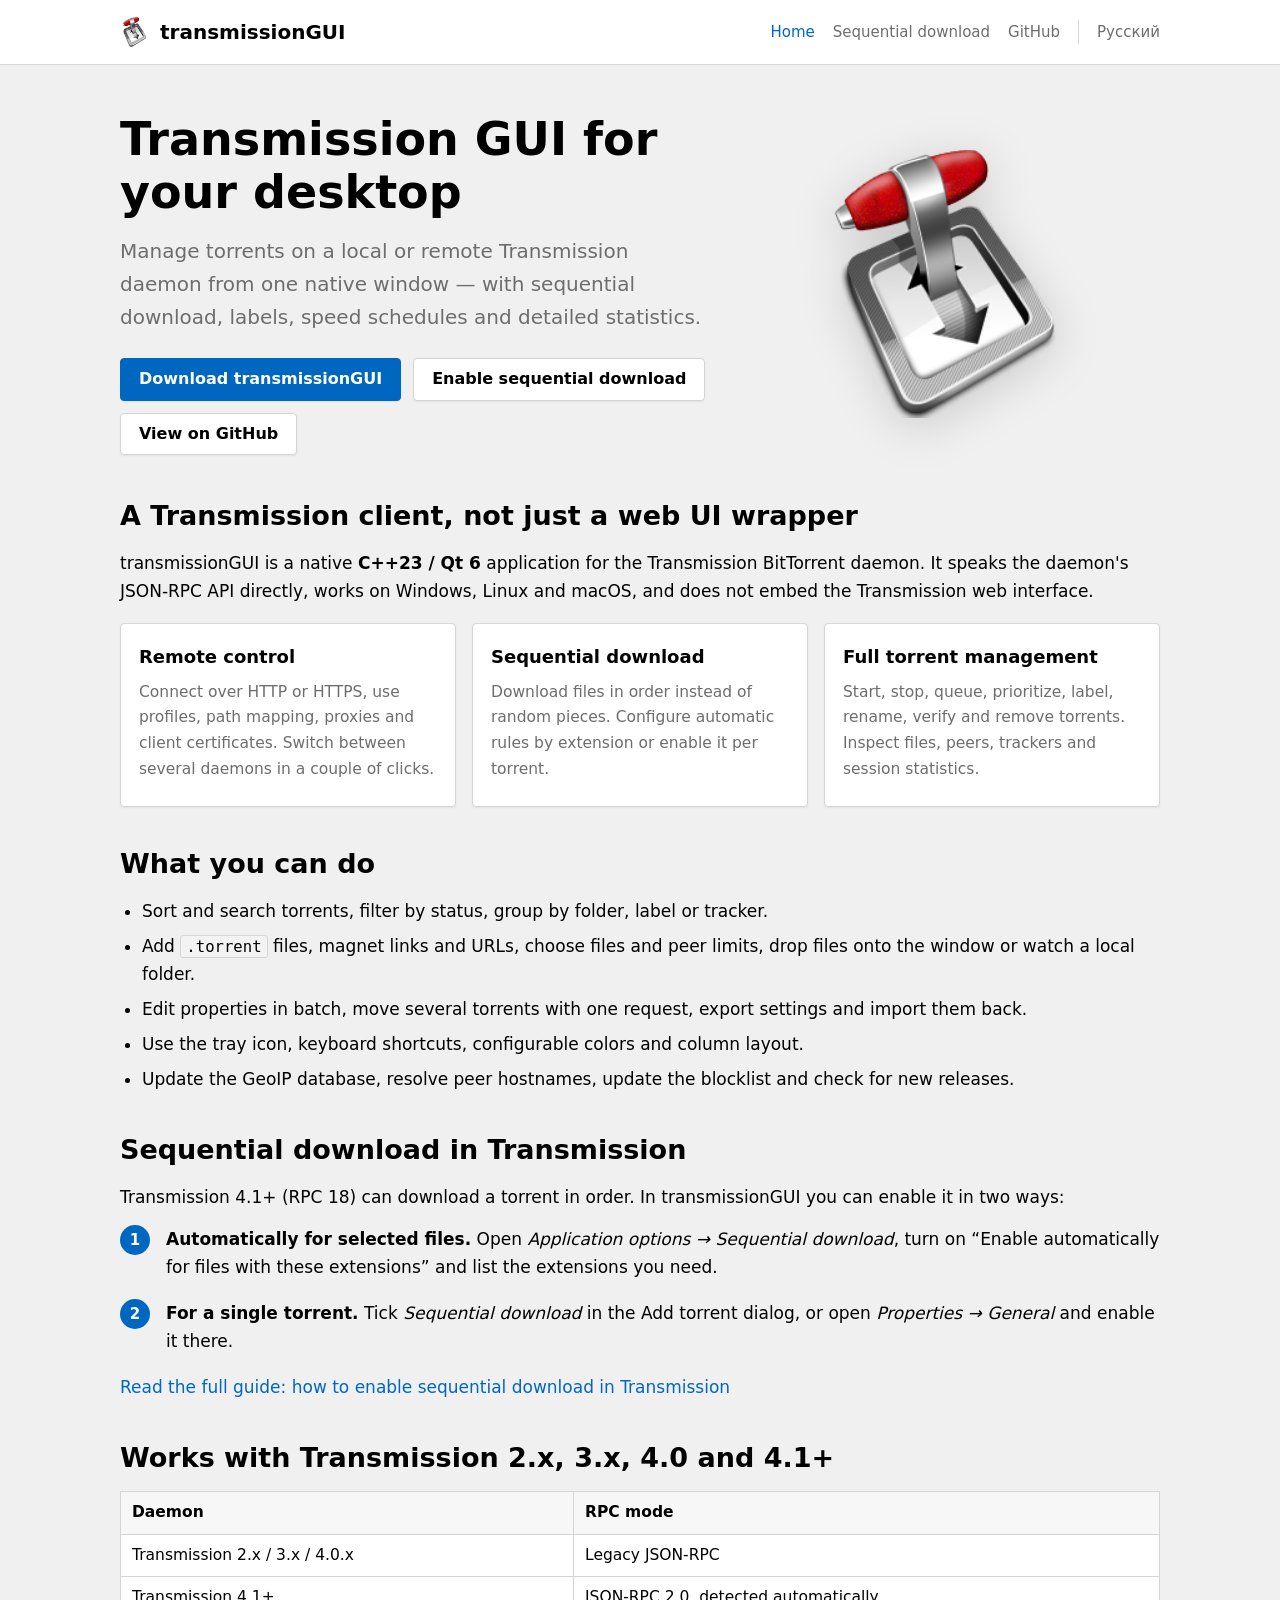
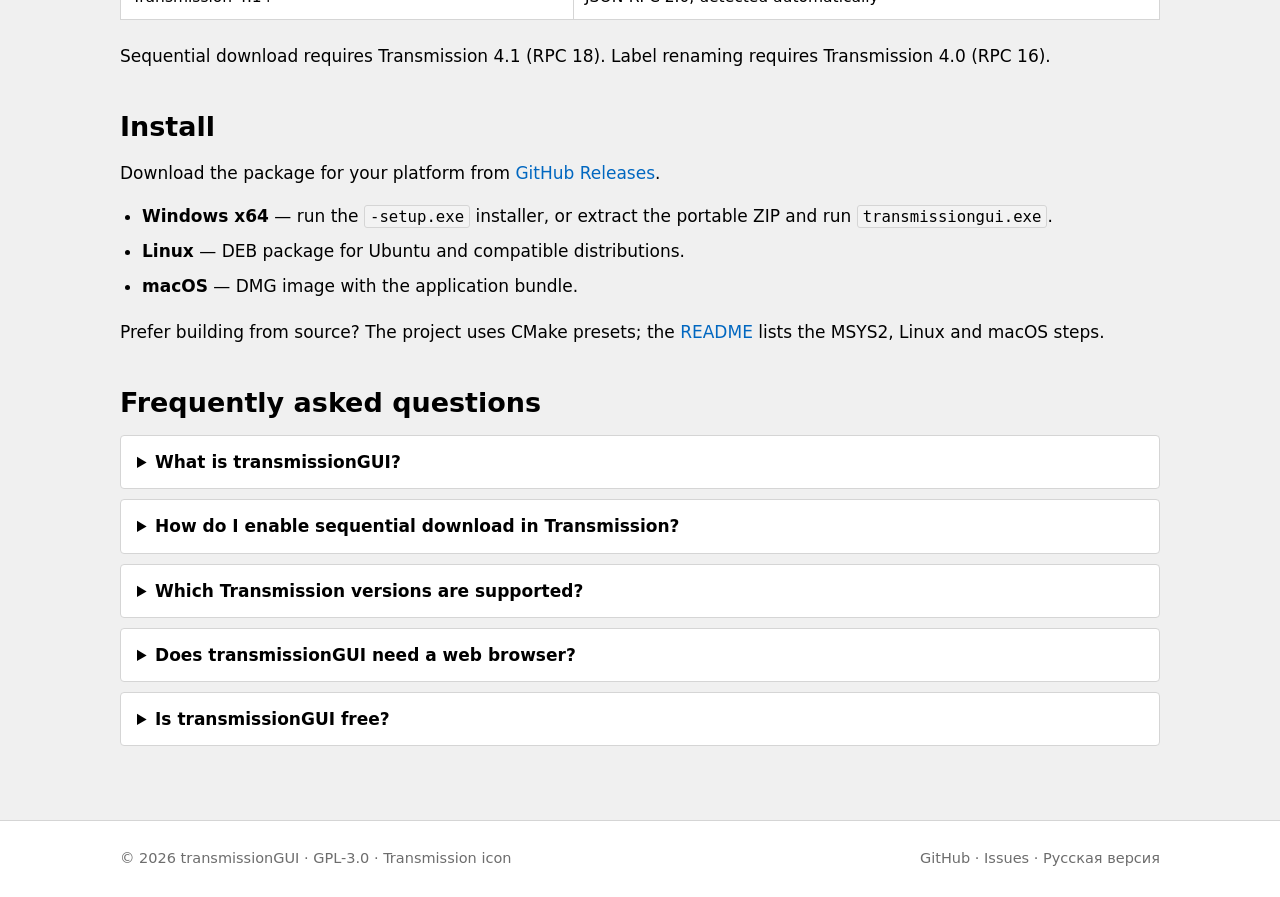
<file: docs/index.html>
﻿<!DOCTYPE html>
<html lang="en">
<head>
  <meta charset="utf-8">
  <meta name="viewport" content="width=device-width, initial-scale=1">
  <title>transmissionGUI — Transmission remote GUI with sequential download</title>
  <meta name="description" content="A native Qt 6 GUI for the Transmission BitTorrent daemon on Windows, Linux and macOS. Manage torrents remotely and enable sequential download for Transmission 4.1+.">
  <meta name="keywords" content="Transmission GUI, transmissionGUI, Transmission remote GUI, sequential download, Transmission 4.1, BitTorrent client, Qt torrent client">
  <link rel="canonical" href="https://don10077.github.io/transmissionGUI/">
  <link rel="alternate" hreflang="en" href="https://don10077.github.io/transmissionGUI/">
  <link rel="alternate" hreflang="ru" href="https://don10077.github.io/transmissionGUI/ru/">
  <link rel="alternate" hreflang="x-default" href="https://don10077.github.io/transmissionGUI/">
  <link rel="icon" type="image/png" href="assets/transmission-icon.png">
  <link rel="stylesheet" href="assets/style.css">
  <meta property="og:type" content="website">
  <meta property="og:site_name" content="transmissionGUI">
  <meta property="og:title" content="transmissionGUI — Transmission remote GUI with sequential download">
  <meta property="og:description" content="Native Qt 6 client for the Transmission daemon: torrent management, sequential download, labels and speed schedules on Windows, Linux and macOS.">
  <meta property="og:url" content="https://don10077.github.io/transmissionGUI/">
  <meta property="og:image" content="https://don10077.github.io/transmissionGUI/assets/social-card.png">
  <meta name="twitter:card" content="summary_large_image">
  <meta name="twitter:title" content="transmissionGUI — Transmission remote GUI with sequential download">
  <meta name="twitter:description" content="Native Qt 6 client for the Transmission daemon: torrent management, sequential download, labels and speed schedules.">
  <meta name="twitter:image" content="https://don10077.github.io/transmissionGUI/assets/social-card.png">
  <script type="application/ld+json">
  {
    "@context": "https://schema.org",
    "@type": "SoftwareApplication",
    "name": "transmissionGUI",
    "alternateName": ["Transmission GUI", "Transmission Remote GUI"],
    "applicationCategory": "FileTransferApplication",
    "operatingSystem": "Windows, Linux, macOS",
    "description": "A native Qt 6 GUI for the Transmission BitTorrent daemon with remote torrent management and sequential download.",
    "url": "https://don10077.github.io/transmissionGUI/",
    "softwareVersion": "1.0.0",
    "license": "https://www.gnu.org/licenses/gpl-3.0.html",
    "inLanguage": ["en", "ru"],
    "offers": {
      "@type": "Offer",
      "price": "0",
      "priceCurrency": "USD"
    },
    "sameAs": ["https://github.com/don10077/transmissionGUI"]
  }
  </script>
  <script type="application/ld+json">
  {
    "@context": "https://schema.org",
    "@type": "FAQPage",
    "mainEntity": [
      {
        "@type": "Question",
        "name": "What is transmissionGUI?",
        "acceptedAnswer": {
          "@type": "Answer",
          "text": "transmissionGUI is a free, open-source Transmission GUI for Windows, Linux and macOS. It connects to the Transmission daemon over JSON-RPC and manages torrents in a native desktop window."
        }
      },
      {
        "@type": "Question",
        "name": "How do I enable sequential download in Transmission?",
        "acceptedAnswer": {
          "@type": "Answer",
          "text": "Open Application options → Sequential download to enable automatic rules for selected file extensions, or tick Sequential download in the Add torrent dialog or in Properties → General for one torrent. The daemon must be Transmission 4.1 or newer (RPC 18)."
        }
      },
      {
        "@type": "Question",
        "name": "Which Transmission versions are supported?",
        "acceptedAnswer": {
          "@type": "Answer",
          "text": "Transmission 2.x, 3.x and 4.0.x are supported through the legacy JSON-RPC API. Transmission 4.1+ is detected automatically and uses JSON-RPC 2.0."
        }
      },
      {
        "@type": "Question",
        "name": "Does transmissionGUI need a web browser?",
        "acceptedAnswer": {
          "@type": "Answer",
          "text": "No. transmissionGUI is a standalone Qt application. It does not embed the Transmission web interface and does not require a browser."
        }
      },
      {
        "@type": "Question",
        "name": "Is transmissionGUI free?",
        "acceptedAnswer": {
          "@type": "Answer",
          "text": "Yes. The application is distributed under GPL-3.0. Download a package from GitHub Releases or build it from source."
        }
      }
    ]
  }
  </script>
</head>
<body>
<header class="site-header">
  <div class="wrap">
    <a class="brand" href="./">
      <img src="assets/transmission-icon.png" alt="">
      transmissionGUI
    </a>
    <nav class="site-nav" aria-label="Main navigation">
      <a href="./" aria-current="page">Home</a>
      <a href="sequential-download/">Sequential download</a>
      <a href="https://github.com/don10077/transmissionGUI">GitHub</a>
      <a class="lang" href="ru/" lang="ru" hreflang="ru">Русский</a>
    </nav>
  </div>
</header>

<main class="wrap">
  <section class="hero">
    <div>
      <h1>Transmission GUI for your desktop</h1>
      <p class="lead">Manage torrents on a local or remote Transmission daemon from one native
        window — with sequential download, labels, speed schedules and detailed statistics.</p>
      <div class="actions">
        <a class="btn primary" href="https://github.com/don10077/transmissionGUI/releases/latest">Download transmissionGUI</a>
        <a class="btn" href="sequential-download/">Enable sequential download</a>
        <a class="btn" href="https://github.com/don10077/transmissionGUI">View on GitHub</a>
      </div>
    </div>
    <img class="hero-icon" src="assets/transmission-icon.png" width="240" height="268" alt="transmissionGUI application icon">
  </section>

  <section>
    <h2>A Transmission client, not just a web UI wrapper</h2>
    <p>transmissionGUI is a native <strong>C++23 / Qt 6</strong> application for the
      Transmission BitTorrent daemon. It speaks the daemon's JSON-RPC API directly, works on
      Windows, Linux and macOS, and does not embed the Transmission web interface.</p>
    <div class="cards">
      <div class="card">
        <h3>Remote control</h3>
        <p>Connect over HTTP or HTTPS, use profiles, path mapping, proxies and client
          certificates. Switch between several daemons in a couple of clicks.</p>
      </div>
      <div class="card">
        <h3>Sequential download</h3>
        <p>Download files in order instead of random pieces. Configure automatic rules by
          extension or enable it per torrent.</p>
      </div>
      <div class="card">
        <h3>Full torrent management</h3>
        <p>Start, stop, queue, prioritize, label, rename, verify and remove torrents. Inspect
          files, peers, trackers and session statistics.</p>
      </div>
    </div>
  </section>

  <section>
    <h2>What you can do</h2>
    <ul>
      <li>Sort and search torrents, filter by status, group by folder, label or tracker.</li>
      <li>Add <code>.torrent</code> files, magnet links and URLs, choose files and peer limits,
        drop files onto the window or watch a local folder.</li>
      <li>Edit properties in batch, move several torrents with one request, export settings and
        import them back.</li>
      <li>Use the tray icon, keyboard shortcuts, configurable colors and column layout.</li>
      <li>Update the GeoIP database, resolve peer hostnames, update the blocklist and check for
        new releases.</li>
    </ul>
  </section>

  <section id="sequential-download">
    <h2>Sequential download in Transmission</h2>
    <p>Transmission 4.1+ (RPC 18) can download a torrent in order. In transmissionGUI you can
      enable it in two ways:</p>
    <ol class="steps">
      <li><strong>Automatically for selected files.</strong> Open <em>Application options →
        Sequential download</em>, turn on “Enable automatically for files with these
        extensions” and list the extensions you need.</li>
      <li><strong>For a single torrent.</strong> Tick <em>Sequential download</em> in the Add
        torrent dialog, or open <em>Properties → General</em> and enable it there.</li>
    </ol>
    <p><a href="sequential-download/">Read the full guide: how to enable sequential download in Transmission</a></p>
  </section>

  <section>
    <h2>Works with Transmission 2.x, 3.x, 4.0 and 4.1+</h2>
    <table>
      <thead>
      <tr><th>Daemon</th><th>RPC mode</th></tr>
      </thead>
      <tbody>
      <tr><td>Transmission 2.x / 3.x / 4.0.x</td><td>Legacy JSON-RPC</td></tr>
      <tr><td>Transmission 4.1+</td><td>JSON-RPC 2.0, detected automatically</td></tr>
      </tbody>
    </table>
    <p>Sequential download requires Transmission 4.1 (RPC 18). Label renaming requires
      Transmission 4.0 (RPC 16).</p>
  </section>

  <section id="install">
    <h2>Install</h2>
    <p>Download the package for your platform from
      <a href="https://github.com/don10077/transmissionGUI/releases/latest">GitHub Releases</a>.</p>
    <ul>
      <li><strong>Windows x64</strong> — run the <code>-setup.exe</code> installer, or extract
        the portable ZIP and run <code>transmissiongui.exe</code>.</li>
      <li><strong>Linux</strong> — DEB package for Ubuntu and compatible distributions.</li>
      <li><strong>macOS</strong> — DMG image with the application bundle.</li>
    </ul>
    <p>Prefer building from source? The project uses CMake presets; the
      <a href="https://github.com/don10077/transmissionGUI/blob/master/README.md#building">README</a> lists the MSYS2,
      Linux and macOS steps.</p>
  </section>

  <section class="faq">
    <h2>Frequently asked questions</h2>
    <details>
      <summary>What is transmissionGUI?</summary>
      <p>transmissionGUI is a free, open-source Transmission GUI for Windows, Linux and macOS.
        It connects to the Transmission daemon over JSON-RPC and manages torrents in a native
        desktop window.</p>
    </details>
    <details>
      <summary>How do I enable sequential download in Transmission?</summary>
      <p>Open <em>Application options → Sequential download</em> to enable automatic rules for
        selected file extensions, or tick <em>Sequential download</em> in the Add torrent dialog
        or in <em>Properties → General</em> for one torrent. The daemon must be Transmission 4.1
        or newer (RPC 18).</p>
    </details>
    <details>
      <summary>Which Transmission versions are supported?</summary>
      <p>Transmission 2.x, 3.x and 4.0.x are supported through the legacy JSON-RPC API.
        Transmission 4.1+ is detected automatically and uses JSON-RPC 2.0.</p>
    </details>
    <details>
      <summary>Does transmissionGUI need a web browser?</summary>
      <p>No. transmissionGUI is a standalone Qt application. It does not embed the Transmission
        web interface and does not require a browser.</p>
    </details>
    <details>
      <summary>Is transmissionGUI free?</summary>
      <p>Yes. The application is distributed under GPL-3.0. Download a package from GitHub
        Releases or build it from source.</p>
    </details>
  </section>
</main>

<footer class="site-footer">
  <div class="wrap">
    <span>© 2026 transmissionGUI · GPL-3.0 · <a href="https://github.com/don10077/transmissionGUI/blob/master/app/icons/transmission-upstream-license.md">Transmission icon</a></span>
    <span>
      <a href="https://github.com/don10077/transmissionGUI">GitHub</a> ·
      <a href="https://github.com/don10077/transmissionGUI/issues">Issues</a> ·
      <a href="ru/" hreflang="ru" lang="ru">Русская версия</a>
    </span>
  </div>
</footer>
</body>
</html>
</file>
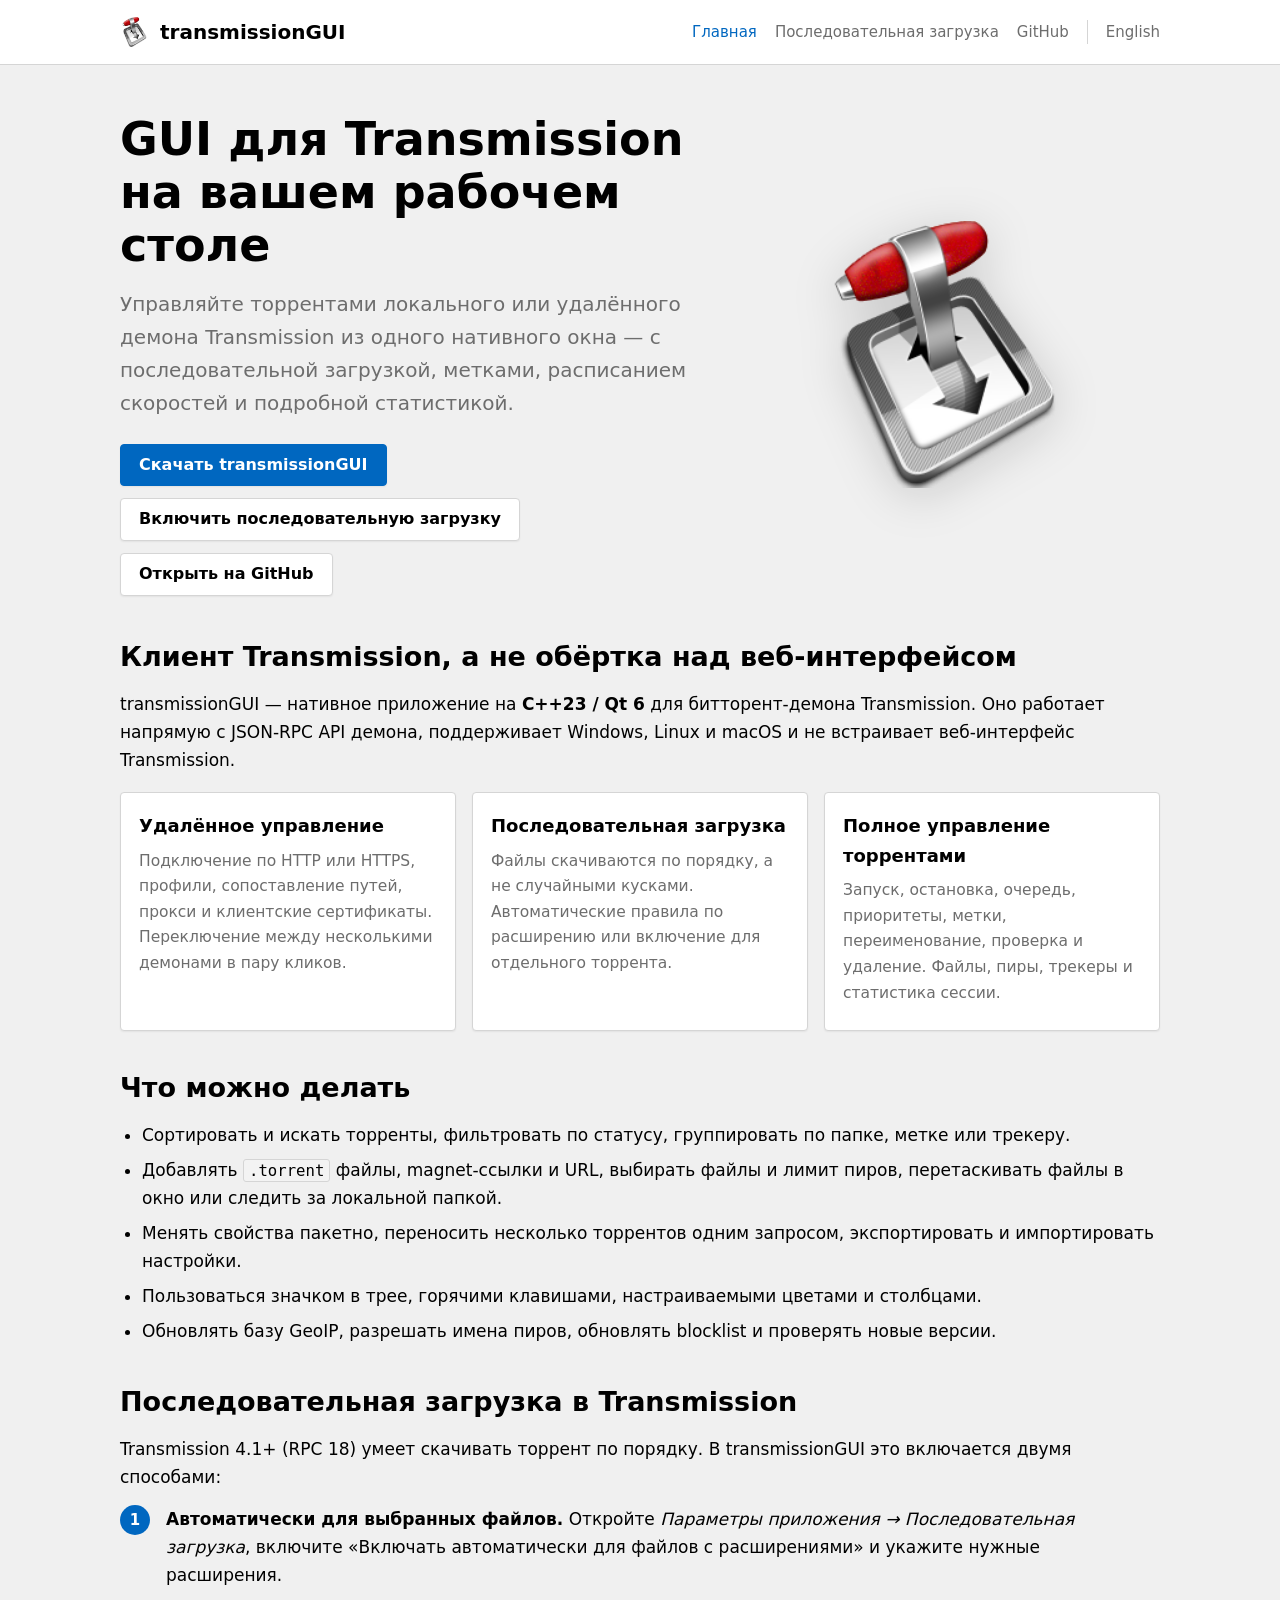
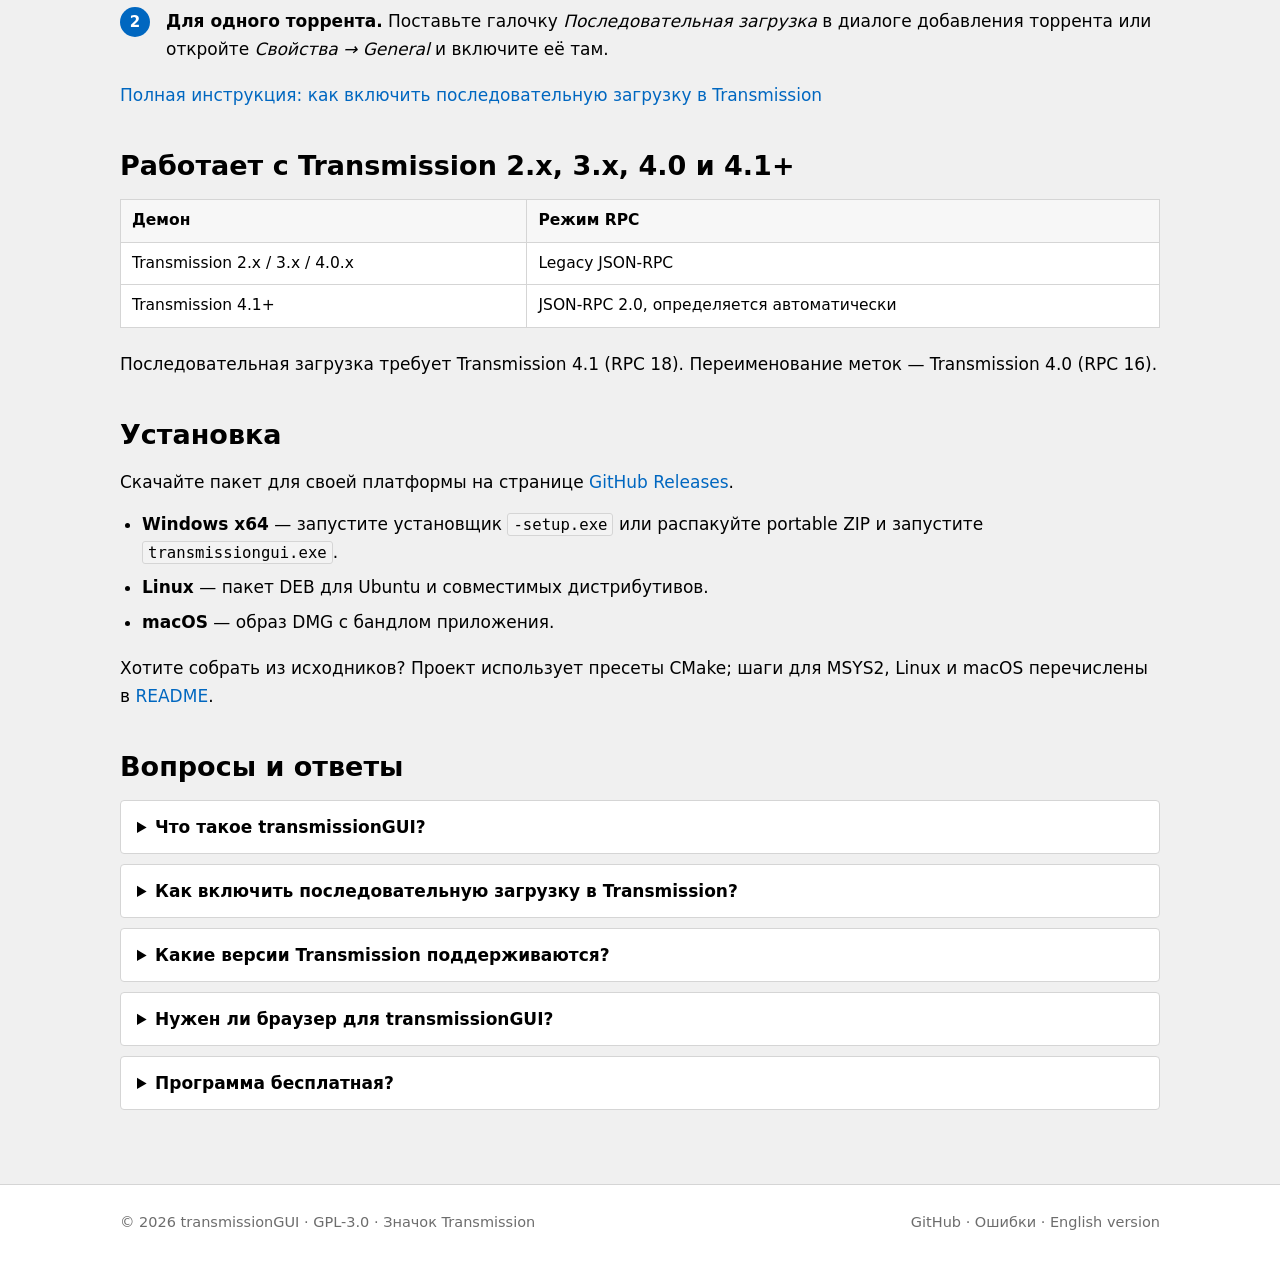
<file: docs/ru/index.html>
﻿<!DOCTYPE html>
<html lang="ru">
<head>
  <meta charset="utf-8">
  <meta name="viewport" content="width=device-width, initial-scale=1">
  <title>transmissionGUI — GUI для Transmission с последовательной загрузкой</title>
  <meta name="description" content="Нативный Qt 6 GUI для демона Transmission на Windows, Linux и macOS. Удалённое управление торрентами и последовательная загрузка в Transmission 4.1+.">
  <meta name="keywords" content="Transmission GUI, transmissionGUI, Transmission удалённое управление, последовательная загрузка Transmission, Transmission 4.1, торрент-клиент, Qt">
  <link rel="canonical" href="https://don10077.github.io/transmissionGUI/ru/">
  <link rel="alternate" hreflang="en" href="https://don10077.github.io/transmissionGUI/">
  <link rel="alternate" hreflang="ru" href="https://don10077.github.io/transmissionGUI/ru/">
  <link rel="alternate" hreflang="x-default" href="https://don10077.github.io/transmissionGUI/">
  <link rel="icon" type="image/png" href="../assets/transmission-icon.png">
  <link rel="stylesheet" href="../assets/style.css">
  <meta property="og:type" content="website">
  <meta property="og:site_name" content="transmissionGUI">
  <meta property="og:title" content="transmissionGUI — GUI для Transmission с последовательной загрузкой">
  <meta property="og:description" content="Нативный Qt 6 клиент демона Transmission: управление торрентами, последовательная загрузка, метки и расписание скоростей на Windows, Linux и macOS.">
  <meta property="og:url" content="https://don10077.github.io/transmissionGUI/ru/">
  <meta property="og:image" content="https://don10077.github.io/transmissionGUI/assets/social-card.png">
  <meta property="og:locale" content="ru_RU">
  <meta property="og:locale:alternate" content="en_US">
  <meta name="twitter:card" content="summary_large_image">
  <meta name="twitter:title" content="transmissionGUI — GUI для Transmission с последовательной загрузкой">
  <meta name="twitter:description" content="Нативный Qt 6 клиент демона Transmission: управление торрентами, последовательная загрузка, метки и расписание скоростей.">
  <meta name="twitter:image" content="https://don10077.github.io/transmissionGUI/assets/social-card.png">
  <script type="application/ld+json">
  {
    "@context": "https://schema.org",
    "@type": "SoftwareApplication",
    "name": "transmissionGUI",
    "alternateName": ["Transmission GUI", "GUI для Transmission", "Transmission Remote GUI"],
    "applicationCategory": "FileTransferApplication",
    "operatingSystem": "Windows, Linux, macOS",
    "description": "Нативный Qt 6 GUI для демона Transmission с удалённым управлением торрентами и последовательной загрузкой.",
    "url": "https://don10077.github.io/transmissionGUI/ru/",
    "softwareVersion": "1.0.0",
    "license": "https://www.gnu.org/licenses/gpl-3.0.html",
    "inLanguage": "ru",
    "offers": {
      "@type": "Offer",
      "price": "0",
      "priceCurrency": "USD"
    },
    "sameAs": ["https://github.com/don10077/transmissionGUI"]
  }
  </script>
  <script type="application/ld+json">
  {
    "@context": "https://schema.org",
    "@type": "FAQPage",
    "inLanguage": "ru",
    "mainEntity": [
      {
        "@type": "Question",
        "name": "Что такое transmissionGUI?",
        "acceptedAnswer": {
          "@type": "Answer",
          "text": "transmissionGUI — бесплатный GUI для Transmission с открытым исходным кодом для Windows, Linux и macOS. Он подключается к демону Transmission по JSON-RPC и управляет торрентами в нативном окне."
        }
      },
      {
        "@type": "Question",
        "name": "Как включить последовательную загрузку в Transmission?",
        "acceptedAnswer": {
          "@type": "Answer",
          "text": "Откройте «Параметры приложения → Последовательная загрузка», чтобы включить автоматические правила для выбранных расширений файлов, или поставьте галочку «Последовательная загрузка» в диалоге добавления торрента либо в «Свойства → General» для одного торрента. Нужен демон Transmission 4.1 или новее (RPC 18)."
        }
      },
      {
        "@type": "Question",
        "name": "Какие версии Transmission поддерживаются?",
        "acceptedAnswer": {
          "@type": "Answer",
          "text": "Transmission 2.x, 3.x и 4.0.x поддерживаются через legacy JSON-RPC API. Для Transmission 4.1+ режим JSON-RPC 2.0 определяется автоматически."
        }
      },
      {
        "@type": "Question",
        "name": "Нужен ли браузер для transmissionGUI?",
        "acceptedAnswer": {
          "@type": "Answer",
          "text": "Нет. transmissionGUI — самостоятельное приложение на Qt. Оно не встраивает веб-интерфейс Transmission и не требует браузера."
        }
      },
      {
        "@type": "Question",
        "name": "Программа бесплатная?",
        "acceptedAnswer": {
          "@type": "Answer",
          "text": "Да. Приложение распространяется под GPL-3.0. Его можно скачать в GitHub Releases или собрать из исходников."
        }
      }
    ]
  }
  </script>
</head>
<body>
<header class="site-header">
  <div class="wrap">
    <a class="brand" href="./">
      <img src="../assets/transmission-icon.png" alt="">
      transmissionGUI
    </a>
    <nav class="site-nav" aria-label="Основная навигация">
      <a href="./" aria-current="page">Главная</a>
      <a href="sequential-download/">Последовательная загрузка</a>
      <a href="https://github.com/don10077/transmissionGUI">GitHub</a>
      <a class="lang" href="../" lang="en" hreflang="en">English</a>
    </nav>
  </div>
</header>

<main class="wrap">
  <section class="hero">
    <div>
      <h1>GUI для Transmission на вашем рабочем столе</h1>
      <p class="lead">Управляйте торрентами локального или удалённого демона Transmission из одного
        нативного окна — с последовательной загрузкой, метками, расписанием скоростей и подробной
        статистикой.</p>
      <div class="actions">
        <a class="btn primary" href="https://github.com/don10077/transmissionGUI/releases/latest">Скачать transmissionGUI</a>
        <a class="btn" href="sequential-download/">Включить последовательную загрузку</a>
        <a class="btn" href="https://github.com/don10077/transmissionGUI">Открыть на GitHub</a>
      </div>
    </div>
    <img class="hero-icon" src="../assets/transmission-icon.png" width="240" height="268" alt="Значок приложения transmissionGUI">
  </section>

  <section>
    <h2>Клиент Transmission, а не обёртка над веб-интерфейсом</h2>
    <p>transmissionGUI — нативное приложение на <strong>C++23 / Qt 6</strong> для битторент-демона
      Transmission. Оно работает напрямую с JSON-RPC API демона, поддерживает Windows, Linux и
      macOS и не встраивает веб-интерфейс Transmission.</p>
    <div class="cards">
      <div class="card">
        <h3>Удалённое управление</h3>
        <p>Подключение по HTTP или HTTPS, профили, сопоставление путей, прокси и клиентские
          сертификаты. Переключение между несколькими демонами в пару кликов.</p>
      </div>
      <div class="card">
        <h3>Последовательная загрузка</h3>
        <p>Файлы скачиваются по порядку, а не случайными кусками. Автоматические правила по
          расширению или включение для отдельного торрента.</p>
      </div>
      <div class="card">
        <h3>Полное управление торрентами</h3>
        <p>Запуск, остановка, очередь, приоритеты, метки, переименование, проверка и удаление.
          Файлы, пиры, трекеры и статистика сессии.</p>
      </div>
    </div>
  </section>

  <section>
    <h2>Что можно делать</h2>
    <ul>
      <li>Сортировать и искать торренты, фильтровать по статусу, группировать по папке, метке или
        трекеру.</li>
      <li>Добавлять <code>.torrent</code> файлы, magnet-ссылки и URL, выбирать файлы и лимит пиров,
        перетаскивать файлы в окно или следить за локальной папкой.</li>
      <li>Менять свойства пакетно, переносить несколько торрентов одним запросом, экспортировать и
        импортировать настройки.</li>
      <li>Пользоваться значком в трее, горячими клавишами, настраиваемыми цветами и столбцами.</li>
      <li>Обновлять базу GeoIP, разрешать имена пиров, обновлять blocklist и проверять новые
        версии.</li>
    </ul>
  </section>

  <section id="sequential-download">
    <h2>Последовательная загрузка в Transmission</h2>
    <p>Transmission 4.1+ (RPC 18) умеет скачивать торрент по порядку. В transmissionGUI это
      включается двумя способами:</p>
    <ol class="steps">
      <li><strong>Автоматически для выбранных файлов.</strong> Откройте <em>Параметры приложения →
        Последовательная загрузка</em>, включите «Включать автоматически для файлов с
        расширениями» и укажите нужные расширения.</li>
      <li><strong>Для одного торрента.</strong> Поставьте галочку <em>Последовательная загрузка</em>
        в диалоге добавления торрента или откройте <em>Свойства → General</em> и включите её
        там.</li>
    </ol>
    <p><a href="sequential-download/">Полная инструкция: как включить последовательную загрузку в Transmission</a></p>
  </section>

  <section>
    <h2>Работает с Transmission 2.x, 3.x, 4.0 и 4.1+</h2>
    <table>
      <thead>
      <tr><th>Демон</th><th>Режим RPC</th></tr>
      </thead>
      <tbody>
      <tr><td>Transmission 2.x / 3.x / 4.0.x</td><td>Legacy JSON-RPC</td></tr>
      <tr><td>Transmission 4.1+</td><td>JSON-RPC 2.0, определяется автоматически</td></tr>
      </tbody>
    </table>
    <p>Последовательная загрузка требует Transmission 4.1 (RPC 18). Переименование меток —
      Transmission 4.0 (RPC 16).</p>
  </section>

  <section id="install">
    <h2>Установка</h2>
    <p>Скачайте пакет для своей платформы на странице
      <a href="https://github.com/don10077/transmissionGUI/releases/latest">GitHub Releases</a>.</p>
    <ul>
      <li><strong>Windows x64</strong> — запустите установщик <code>-setup.exe</code>
        или распакуйте portable ZIP и запустите <code>transmissiongui.exe</code>.</li>
      <li><strong>Linux</strong> — пакет DEB для Ubuntu и совместимых дистрибутивов.</li>
      <li><strong>macOS</strong> — образ DMG с бандлом приложения.</li>
    </ul>
    <p>Хотите собрать из исходников? Проект использует пресеты CMake; шаги для MSYS2, Linux и
      macOS перечислены в
      <a href="https://github.com/don10077/transmissionGUI/blob/master/README.ru.md">README</a>.</p>
  </section>

  <section class="faq">
    <h2>Вопросы и ответы</h2>
    <details>
      <summary>Что такое transmissionGUI?</summary>
      <p>transmissionGUI — бесплатный GUI для Transmission с открытым исходным кодом для Windows,
        Linux и macOS. Он подключается к демону Transmission по JSON-RPC и управляет торрентами в
        нативном окне.</p>
    </details>
    <details>
      <summary>Как включить последовательную загрузку в Transmission?</summary>
      <p>Откройте <em>Параметры приложения → Последовательная загрузка</em>, чтобы включить
        автоматические правила для выбранных расширений файлов, или поставьте галочку
        <em>Последовательная загрузка</em> в диалоге добавления торрента либо в
        <em>Свойства → General</em> для одного торрента. Нужен демон Transmission 4.1 или новее
        (RPC 18).</p>
    </details>
    <details>
      <summary>Какие версии Transmission поддерживаются?</summary>
      <p>Transmission 2.x, 3.x и 4.0.x поддерживаются через legacy JSON-RPC API. Для
        Transmission 4.1+ режим JSON-RPC 2.0 определяется автоматически.</p>
    </details>
    <details>
      <summary>Нужен ли браузер для transmissionGUI?</summary>
      <p>Нет. transmissionGUI — самостоятельное приложение на Qt. Оно не встраивает веб-интерфейс
        Transmission и не требует браузера.</p>
    </details>
    <details>
      <summary>Программа бесплатная?</summary>
      <p>Да. Приложение распространяется под GPL-3.0. Его можно скачать в GitHub Releases
        или собрать из исходников.</p>
    </details>
  </section>
</main>

<footer class="site-footer">
  <div class="wrap">
    <span>© 2026 transmissionGUI · GPL-3.0 · <a href="https://github.com/don10077/transmissionGUI/blob/master/app/icons/transmission-upstream-license.md">Значок Transmission</a></span>
    <span>
      <a href="https://github.com/don10077/transmissionGUI">GitHub</a> ·
      <a href="https://github.com/don10077/transmissionGUI/issues">Ошибки</a> ·
      <a href="../" hreflang="en" lang="en">English version</a>
    </span>
  </div>
</footer>
</body>
</html>
</file>
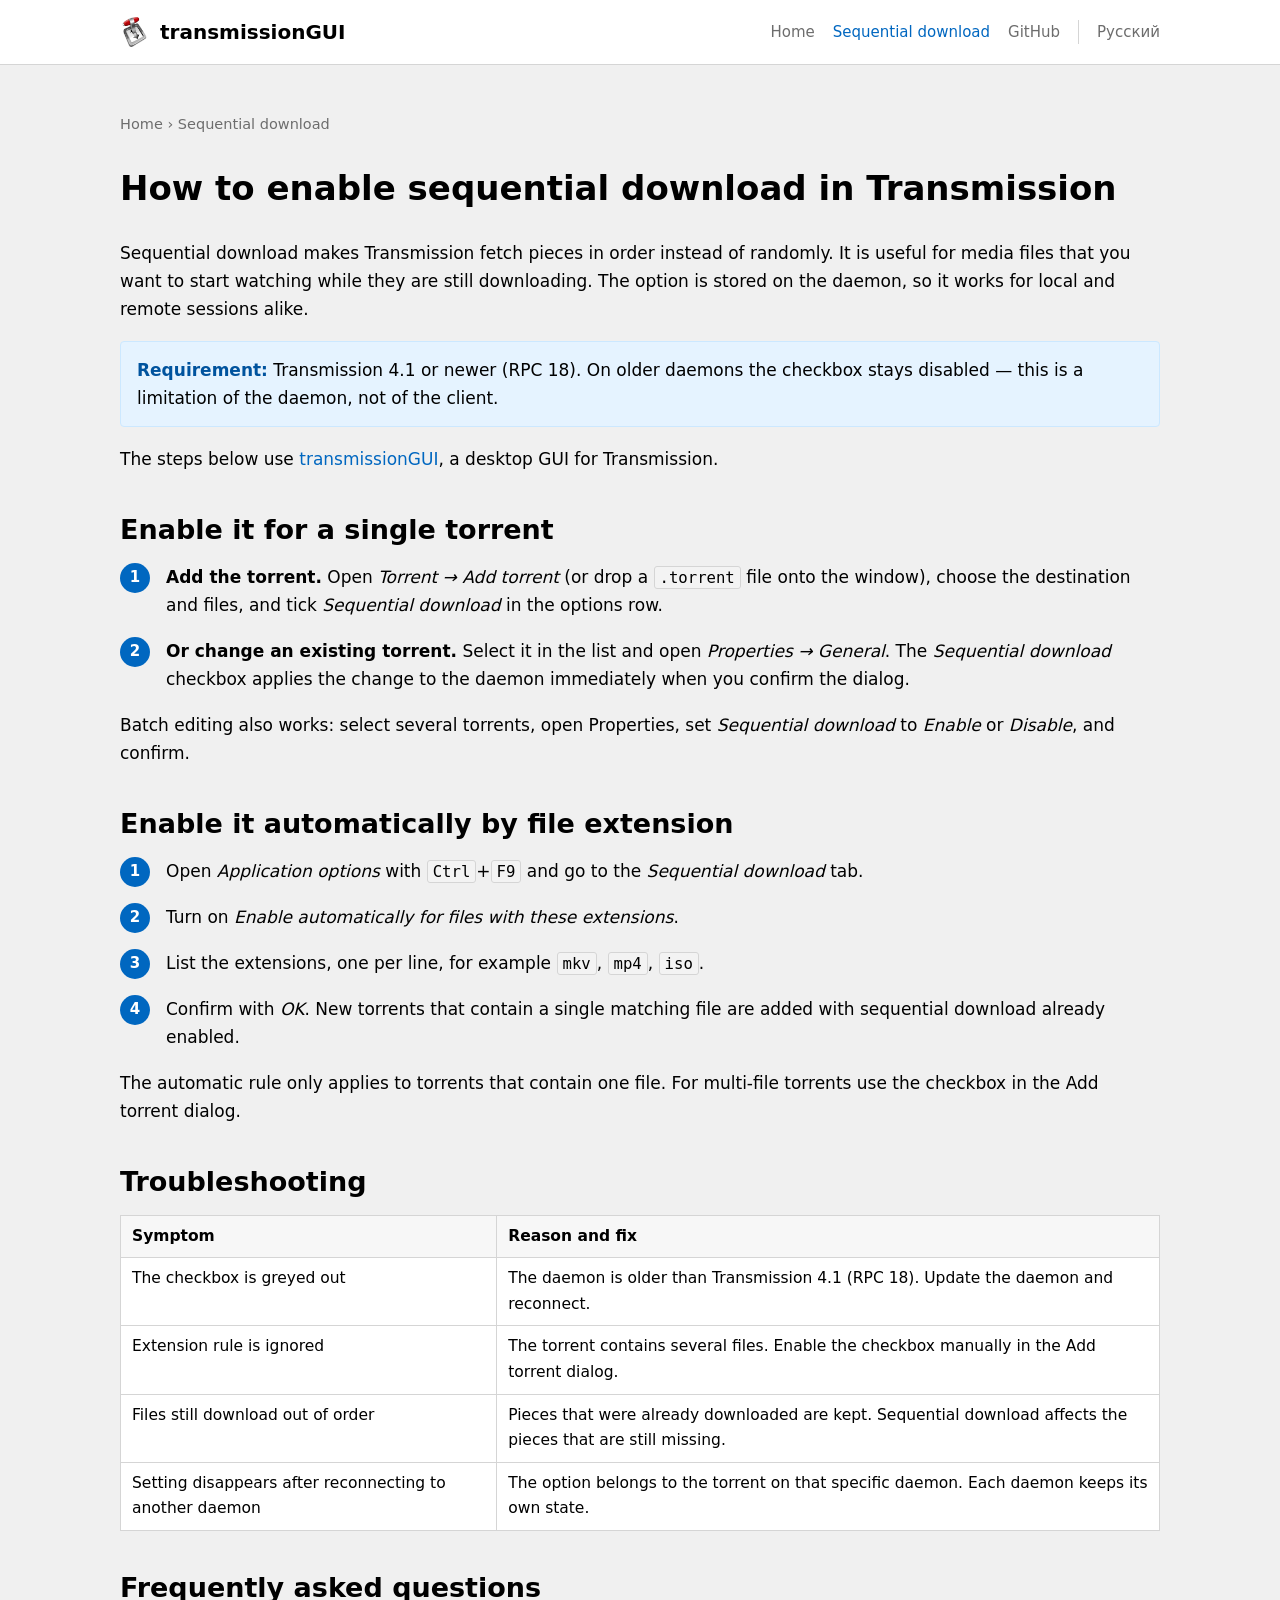
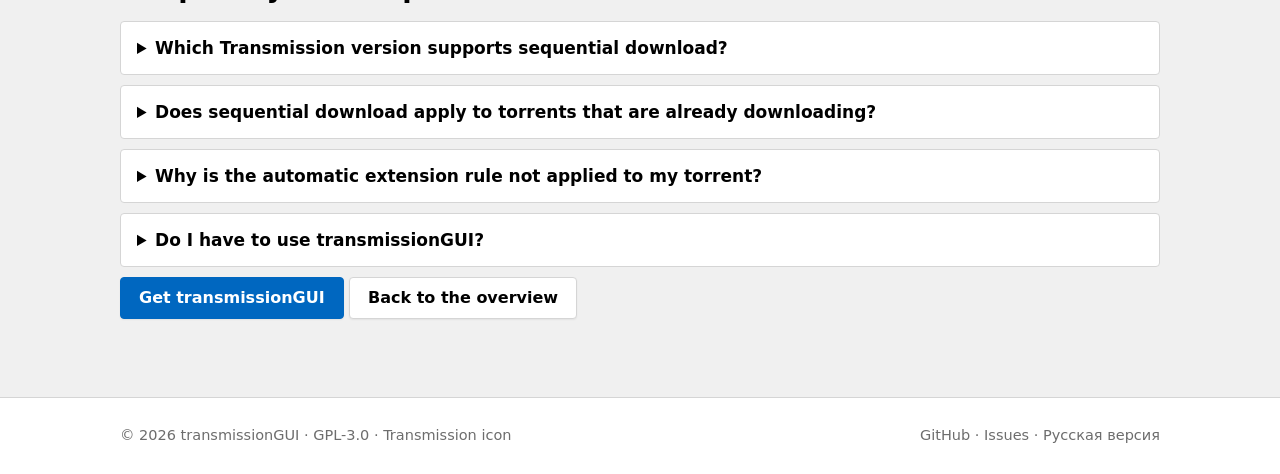
<file: docs/sequential-download/index.html>
<!DOCTYPE html>
<html lang="en">
<head>
  <meta charset="utf-8">
  <meta name="viewport" content="width=device-width, initial-scale=1">
  <title>How to enable sequential download in Transmission — transmissionGUI</title>
  <meta name="description" content="Step-by-step guide: enable sequential download in Transmission 4.1+ for one torrent or automatically by file extension, using transmissionGUI on Windows, Linux or macOS.">
  <meta name="keywords" content="sequential download Transmission, Transmission sequential download, enable sequential download, Transmission 4.1, transmissionGUI">
  <link rel="canonical" href="https://don10077.github.io/transmissionGUI/sequential-download/">
  <link rel="alternate" hreflang="en" href="https://don10077.github.io/transmissionGUI/sequential-download/">
  <link rel="alternate" hreflang="ru" href="https://don10077.github.io/transmissionGUI/ru/sequential-download/">
  <link rel="alternate" hreflang="x-default" href="https://don10077.github.io/transmissionGUI/sequential-download/">
  <link rel="icon" type="image/png" href="../assets/transmission-icon.png">
  <link rel="stylesheet" href="../assets/style.css">
  <meta property="og:type" content="article">
  <meta property="og:site_name" content="transmissionGUI">
  <meta property="og:title" content="How to enable sequential download in Transmission">
  <meta property="og:description" content="Enable sequential download for a single torrent or automatically by file extension in Transmission 4.1+.">
  <meta property="og:url" content="https://don10077.github.io/transmissionGUI/sequential-download/">
  <meta property="og:image" content="https://don10077.github.io/transmissionGUI/assets/social-card.png">
  <meta name="twitter:card" content="summary_large_image">
  <script type="application/ld+json">
  {
    "@context": "https://schema.org",
    "@type": "HowTo",
    "name": "How to enable sequential download in Transmission",
    "description": "Enable sequential download in Transmission 4.1+ for a single torrent or automatically by file extension.",
    "totalTime": "PT2M",
    "tool": [
      { "@type": "HowToTool", "name": "Transmission 4.1 or newer (RPC 18)" },
      { "@type": "HowToTool", "name": "transmissionGUI" }
    ],
    "step": [
      {
        "@type": "HowToStep",
        "name": "Check the daemon version",
        "text": "Sequential download is a daemon feature. The Transmission daemon must be version 4.1 or newer (RPC 18); otherwise the option stays disabled."
      },
      {
        "@type": "HowToStep",
        "name": "Enable it for one torrent",
        "text": "Add a torrent and tick Sequential download in the Add torrent dialog, or select an existing torrent and open Properties → General to toggle it."
      },
      {
        "@type": "HowToStep",
        "name": "Enable it automatically by extension",
        "text": "Open Application options → Sequential download, enable the automatic rule for file extensions and list the extensions you want."
      }
    ]
  }
  </script>
  <script type="application/ld+json">
  {
    "@context": "https://schema.org",
    "@type": "FAQPage",
    "mainEntity": [
      {
        "@type": "Question",
        "name": "Which Transmission version supports sequential download?",
        "acceptedAnswer": {
          "@type": "Answer",
          "text": "Transmission 4.1 and newer (RPC 18). In older versions the checkbox is disabled and the RPC field is not accepted by the daemon."
        }
      },
      {
        "@type": "Question",
        "name": "Does sequential download apply to torrents that are already downloading?",
        "acceptedAnswer": {
          "@type": "Answer",
          "text": "Yes, the setting can be changed at any time in Properties → General, but pieces that were already downloaded keep their state. Only the remaining pieces are fetched in order."
        }
      },
      {
        "@type": "Question",
        "name": "Why is the automatic extension rule not applied to my torrent?",
        "acceptedAnswer": {
          "@type": "Answer",
          "text": "The automatic rule only works for torrents that contain a single file. Multi-file torrents need the checkbox enabled manually in the Add torrent dialog."
        }
      },
      {
        "@type": "Question",
        "name": "Do I have to use transmissionGUI?",
        "acceptedAnswer": {
          "@type": "Answer",
          "text": "No. Sequential download is stored on the daemon, so any client that exposes the setting can change it. transmissionGUI simply makes it available in a native desktop window together with the rest of the torrent management."
        }
      }
    ]
  }
  </script>
</head>
<body>
<header class="site-header">
  <div class="wrap">
    <a class="brand" href="../">
      <img src="../assets/transmission-icon.png" alt="">
      transmissionGUI
    </a>
    <nav class="site-nav" aria-label="Main navigation">
      <a href="../">Home</a>
      <a href="./" aria-current="page">Sequential download</a>
      <a href="https://github.com/don10077/transmissionGUI">GitHub</a>
      <a class="lang" href="../ru/sequential-download/" lang="ru" hreflang="ru">Русский</a>
    </nav>
  </div>
</header>

<main class="wrap">
  <p class="crumbs"><a href="../">Home</a> › Sequential download</p>
  <h1>How to enable sequential download in Transmission</h1>
  <p class="lead">Sequential download makes Transmission fetch pieces in order instead of randomly.
    It is useful for media files that you want to start watching while they are still downloading.
    The option is stored on the daemon, so it works for local and remote sessions alike.</p>

  <div class="note">
    <strong>Requirement:</strong> Transmission 4.1 or newer (RPC 18). On older daemons the
    checkbox stays disabled — this is a limitation of the daemon, not of the client.
  </div>

  <p>The steps below use <a href="../#install">transmissionGUI</a>,
    a desktop GUI for Transmission.</p>

  <h2>Enable it for a single torrent</h2>
  <ol class="steps">
    <li><strong>Add the torrent.</strong> Open <em>Torrent → Add torrent</em> (or drop a
      <code>.torrent</code> file onto the window), choose the destination and files, and tick
      <em>Sequential download</em> in the options row.</li>
    <li><strong>Or change an existing torrent.</strong> Select it in the list and open
      <em>Properties → General</em>. The <em>Sequential download</em> checkbox applies the change
      to the daemon immediately when you confirm the dialog.</li>
  </ol>
  <p>Batch editing also works: select several torrents, open Properties, set
    <em>Sequential download</em> to <em>Enable</em> or <em>Disable</em>, and confirm.</p>

  <h2>Enable it automatically by file extension</h2>
  <ol class="steps">
    <li>Open <em>Application options</em> with <kbd>Ctrl</kbd>+<kbd>F9</kbd> and go to the
      <em>Sequential download</em> tab.</li>
    <li>Turn on <em>Enable automatically for files with these extensions</em>.</li>
    <li>List the extensions, one per line, for example <code>mkv</code>, <code>mp4</code>,
      <code>iso</code>.</li>
    <li>Confirm with <em>OK</em>. New torrents that contain a single matching file are added with
      sequential download already enabled.</li>
  </ol>
  <p>The automatic rule only applies to torrents that contain one file. For multi-file torrents
    use the checkbox in the Add torrent dialog.</p>

  <h2>Troubleshooting</h2>
  <table>
    <thead>
    <tr><th>Symptom</th><th>Reason and fix</th></tr>
    </thead>
    <tbody>
    <tr>
      <td>The checkbox is greyed out</td>
      <td>The daemon is older than Transmission 4.1 (RPC 18). Update the daemon and reconnect.</td>
    </tr>
    <tr>
      <td>Extension rule is ignored</td>
      <td>The torrent contains several files. Enable the checkbox manually in the Add torrent
        dialog.</td>
    </tr>
    <tr>
      <td>Files still download out of order</td>
      <td>Pieces that were already downloaded are kept. Sequential download affects the pieces
        that are still missing.</td>
    </tr>
    <tr>
      <td>Setting disappears after reconnecting to another daemon</td>
      <td>The option belongs to the torrent on that specific daemon. Each daemon keeps its own
        state.</td>
    </tr>
    </tbody>
  </table>

  <h2>Frequently asked questions</h2>
  <div class="faq">
    <details>
      <summary>Which Transmission version supports sequential download?</summary>
      <p>Transmission 4.1 and newer (RPC 18). In older versions the checkbox is disabled and the
        RPC field is not accepted by the daemon.</p>
    </details>
    <details>
      <summary>Does sequential download apply to torrents that are already downloading?</summary>
      <p>Yes, the setting can be changed at any time in <em>Properties → General</em>, but pieces
        that were already downloaded keep their state. Only the remaining pieces are fetched in
        order.</p>
    </details>
    <details>
      <summary>Why is the automatic extension rule not applied to my torrent?</summary>
      <p>The automatic rule only works for torrents that contain a single file. Multi-file
        torrents need the checkbox enabled manually in the Add torrent dialog.</p>
    </details>
    <details>
      <summary>Do I have to use transmissionGUI?</summary>
      <p>No. Sequential download is stored on the daemon, so any client that exposes the setting
        can change it. transmissionGUI makes it available in a native desktop window together with
        the rest of the torrent management.</p>
    </details>
  </div>

  <p><a class="btn primary" href="../#install">Get transmissionGUI</a>
    <a class="btn" href="../">Back to the overview</a></p>
</main>

<footer class="site-footer">
  <div class="wrap">
    <span>© 2026 transmissionGUI · GPL-3.0 · <a href="https://github.com/don10077/transmissionGUI/blob/master/app/icons/transmission-upstream-license.md">Transmission icon</a></span>
    <span>
      <a href="https://github.com/don10077/transmissionGUI">GitHub</a> ·
      <a href="https://github.com/don10077/transmissionGUI/issues">Issues</a> ·
      <a href="../ru/sequential-download/" hreflang="ru" lang="ru">Русская версия</a>
    </span>
  </div>
</footer>
</body>
</html>
</file>
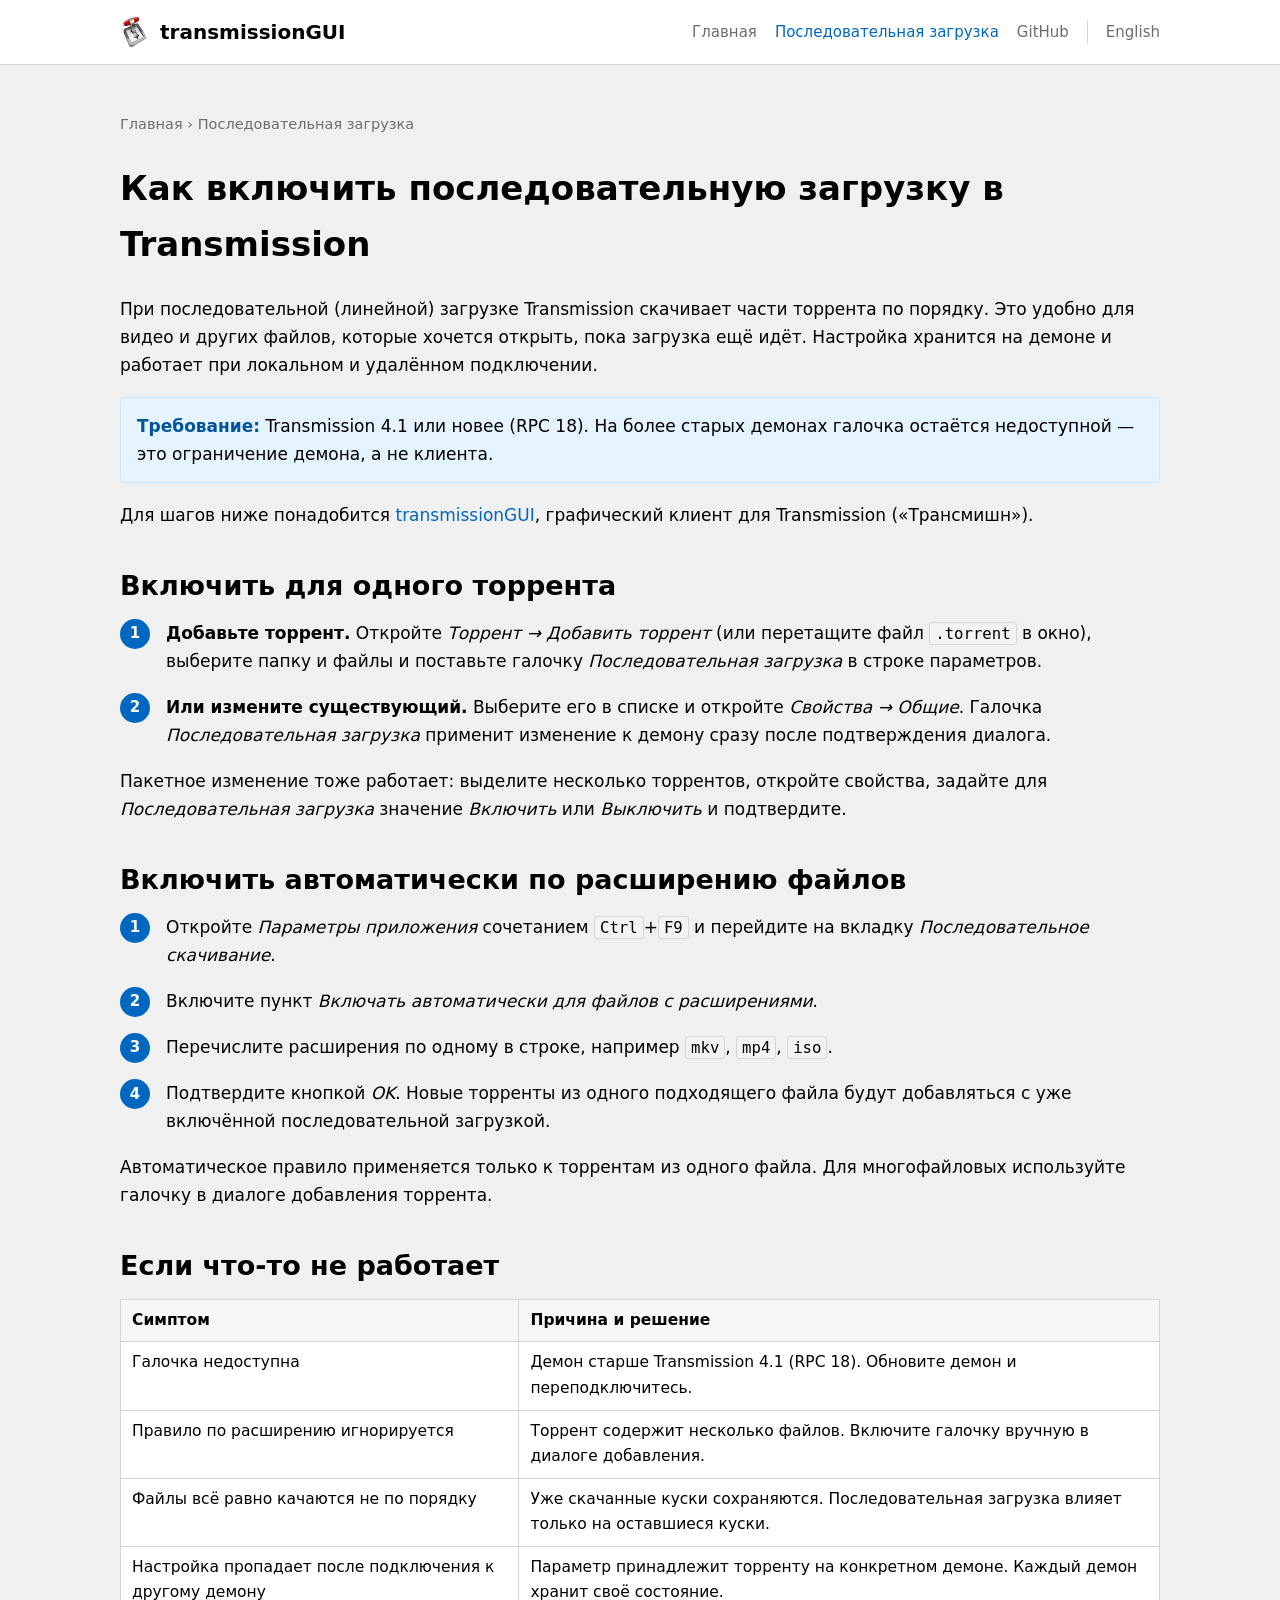
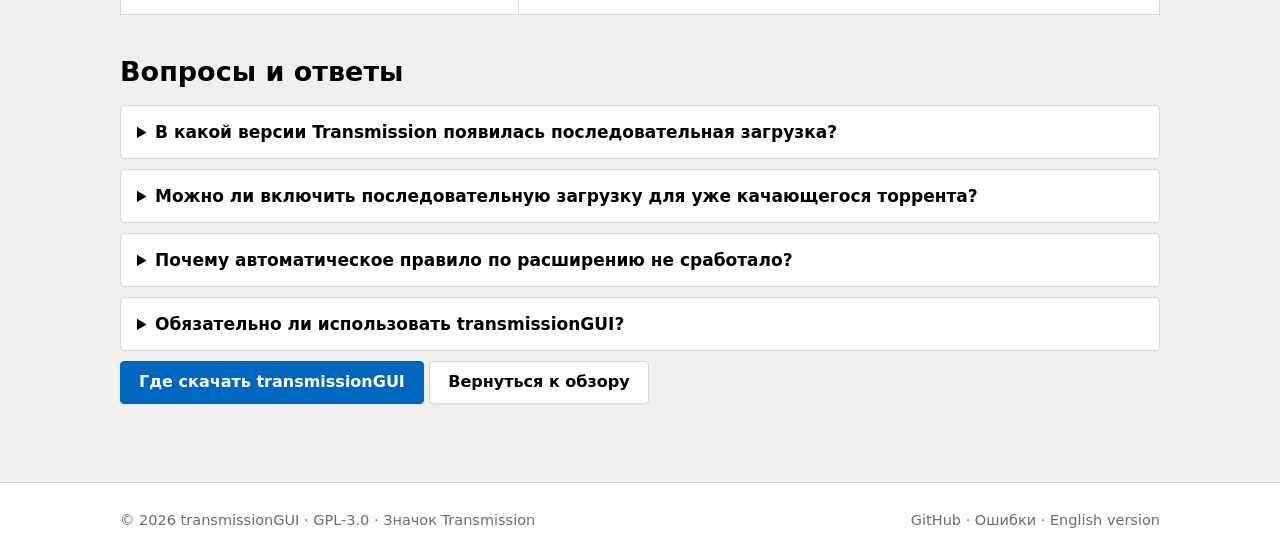
<file: docs/ru/sequential-download/index.html>
<!DOCTYPE html>
<html lang="ru">
<head>
  <meta charset="utf-8">
  <meta name="viewport" content="width=device-width, initial-scale=1">
  <title>Последовательная загрузка в Transmission: как включить — transmissionGUI</title>
  <meta name="description" content="Пошаговая инструкция: как включить последовательную загрузку в Transmission 4.1+ для одного торрента или автоматически по расширению файлов в transmissionGUI на Windows, Linux и macOS.">
  <meta name="keywords" content="последовательная загрузка Transmission, Transmission последовательная загрузка, как включить последовательную загрузку, Transmission 4.1, transmissionGUI">
  <link rel="canonical" href="https://don10077.github.io/transmissionGUI/ru/sequential-download/">
  <link rel="alternate" hreflang="en" href="https://don10077.github.io/transmissionGUI/sequential-download/">
  <link rel="alternate" hreflang="ru" href="https://don10077.github.io/transmissionGUI/ru/sequential-download/">
  <link rel="alternate" hreflang="x-default" href="https://don10077.github.io/transmissionGUI/sequential-download/">
  <link rel="icon" type="image/png" href="../../assets/transmission-icon.png">
  <link rel="stylesheet" href="../../assets/style.css">
  <meta property="og:type" content="article">
  <meta property="og:site_name" content="transmissionGUI">
  <meta property="og:title" content="Последовательная загрузка в Transmission: как включить">
  <meta property="og:description" content="Включите последовательную загрузку для одного торрента или автоматически по расширению файлов в Transmission 4.1+.">
  <meta property="og:url" content="https://don10077.github.io/transmissionGUI/ru/sequential-download/">
  <meta property="og:image" content="https://don10077.github.io/transmissionGUI/assets/social-card.png">
  <meta property="og:locale" content="ru_RU">
  <meta name="twitter:card" content="summary_large_image">
  <script type="application/ld+json">
  {
    "@context": "https://schema.org",
    "@type": "HowTo",
    "name": "Как включить последовательную загрузку в Transmission",
    "description": "Включение последовательной загрузки в Transmission 4.1+ для одного торрента или автоматически по расширению файлов.",
    "inLanguage": "ru",
    "totalTime": "PT2M",
    "tool": [
      { "@type": "HowToTool", "name": "Transmission 4.1 или новее (RPC 18)" },
      { "@type": "HowToTool", "name": "transmissionGUI" }
    ],
    "step": [
      {
        "@type": "HowToStep",
        "name": "Проверьте версию демона",
        "text": "Последовательная загрузка — возможность демона. Нужен Transmission 4.1 или новее (RPC 18), иначе галочка остаётся недоступной."
      },
      {
        "@type": "HowToStep",
        "name": "Включите для одного торрента",
        "text": "Добавьте торрент и поставьте галочку «Последовательная загрузка» в диалоге добавления либо выберите существующий торрент и откройте «Свойства → General»."
      },
      {
        "@type": "HowToStep",
        "name": "Включите автоматически по расширению",
        "text": "Откройте «Параметры приложения → Последовательная загрузка», включите автоматическое правило для расширений и укажите нужные расширения."
      }
    ]
  }
  </script>
  <script type="application/ld+json">
  {
    "@context": "https://schema.org",
    "@type": "FAQPage",
    "inLanguage": "ru",
    "mainEntity": [
      {
        "@type": "Question",
        "name": "В какой версии Transmission появилась последовательная загрузка?",
        "acceptedAnswer": {
          "@type": "Answer",
          "text": "В Transmission 4.1 и новее (RPC 18). В более старых версиях галочка недоступна, а демон не принимает соответствующее поле RPC."
        }
      },
      {
        "@type": "Question",
        "name": "Можно ли включить последовательную загрузку для уже качающегося торрента?",
        "acceptedAnswer": {
          "@type": "Answer",
          "text": "Да, настройку можно изменить в любой момент в «Свойства → General», но уже скачанные куски сохраняются. По порядку загружаются только оставшиеся."
        }
      },
      {
        "@type": "Question",
        "name": "Почему автоматическое правило по расширению не сработало?",
        "acceptedAnswer": {
          "@type": "Answer",
          "text": "Автоматическое правило работает только для торрентов из одного файла. Для многофайловых торрентов галочку нужно ставить вручную в диалоге добавления."
        }
      },
      {
        "@type": "Question",
        "name": "Обязательно ли использовать transmissionGUI?",
        "acceptedAnswer": {
          "@type": "Answer",
          "text": "Нет. Настройка хранится на демоне, поэтому её может изменить любой клиент, который её поддерживает. transmissionGUI просто предоставляет её в нативном окне вместе с остальным управлением торрентами."
        }
      }
    ]
  }
  </script>
</head>
<body>
<header class="site-header">
  <div class="wrap">
    <a class="brand" href="../">
      <img src="../../assets/transmission-icon.png" alt="">
      transmissionGUI
    </a>
    <nav class="site-nav" aria-label="Основная навигация">
      <a href="../">Главная</a>
      <a href="./" aria-current="page">Последовательная загрузка</a>
      <a href="https://github.com/don10077/transmissionGUI">GitHub</a>
      <a class="lang" href="../../sequential-download/" lang="en" hreflang="en">English</a>
    </nav>
  </div>
</header>

<main class="wrap">
  <p class="crumbs"><a href="../">Главная</a> › Последовательная загрузка</p>
  <h1>Как включить последовательную загрузку в Transmission</h1>
  <p class="lead">При последовательной (линейной) загрузке Transmission скачивает части торрента
    по порядку. Это удобно для видео и других файлов, которые хочется открыть, пока загрузка
    ещё идёт. Настройка хранится на демоне и работает при локальном и удалённом подключении.</p>

  <div class="note">
    <strong>Требование:</strong> Transmission 4.1 или новее (RPC 18). На более старых демонах
    галочка остаётся недоступной — это ограничение демона, а не клиента.
  </div>

  <p>Для шагов ниже понадобится <a href="../#install">transmissionGUI</a>,
    графический клиент для Transmission («Трансмишн»).</p>

  <h2>Включить для одного торрента</h2>
  <ol class="steps">
    <li><strong>Добавьте торрент.</strong> Откройте <em>Торрент → Добавить торрент</em> (или перетащите
      файл <code>.torrent</code> в окно), выберите папку и файлы и поставьте галочку
      <em>Последовательная загрузка</em> в строке параметров.</li>
    <li><strong>Или измените существующий.</strong> Выберите его в списке и откройте
      <em>Свойства → Общие</em>. Галочка <em>Последовательная загрузка</em> применит изменение
      к демону сразу после подтверждения диалога.</li>
  </ol>
  <p>Пакетное изменение тоже работает: выделите несколько торрентов, откройте свойства, задайте
    для <em>Последовательная загрузка</em> значение <em>Включить</em> или <em>Выключить</em> и
    подтвердите.</p>

  <h2>Включить автоматически по расширению файлов</h2>
  <ol class="steps">
    <li>Откройте <em>Параметры приложения</em> сочетанием <kbd>Ctrl</kbd>+<kbd>F9</kbd> и
      перейдите на вкладку <em>Последовательное скачивание</em>.</li>
    <li>Включите пункт <em>Включать автоматически для файлов с расширениями</em>.</li>
    <li>Перечислите расширения по одному в строке, например <code>mkv</code>, <code>mp4</code>,
      <code>iso</code>.</li>
    <li>Подтвердите кнопкой <em>OK</em>. Новые торренты из одного подходящего файла будут
      добавляться с уже включённой последовательной загрузкой.</li>
  </ol>
  <p>Автоматическое правило применяется только к торрентам из одного файла. Для многофайловых
    используйте галочку в диалоге добавления торрента.</p>

  <h2>Если что-то не работает</h2>
  <table>
    <thead>
    <tr><th>Симптом</th><th>Причина и решение</th></tr>
    </thead>
    <tbody>
    <tr>
      <td>Галочка недоступна</td>
      <td>Демон старше Transmission 4.1 (RPC 18). Обновите демон и переподключитесь.</td>
    </tr>
    <tr>
      <td>Правило по расширению игнорируется</td>
      <td>Торрент содержит несколько файлов. Включите галочку вручную в диалоге добавления.</td>
    </tr>
    <tr>
      <td>Файлы всё равно качаются не по порядку</td>
      <td>Уже скачанные куски сохраняются. Последовательная загрузка влияет только на оставшиеся
        куски.</td>
    </tr>
    <tr>
      <td>Настройка пропадает после подключения к другому демону</td>
      <td>Параметр принадлежит торренту на конкретном демоне. Каждый демон хранит своё
        состояние.</td>
    </tr>
    </tbody>
  </table>

  <h2>Вопросы и ответы</h2>
  <div class="faq">
    <details>
      <summary>В какой версии Transmission появилась последовательная загрузка?</summary>
      <p>В Transmission 4.1 и новее (RPC 18). В более старых версиях галочка недоступна, а демон
        не принимает соответствующее поле RPC.</p>
    </details>
    <details>
      <summary>Можно ли включить последовательную загрузку для уже качающегося торрента?</summary>
      <p>Да, настройку можно изменить в любой момент в <em>Свойства → Общие</em>, но уже
        скачанные куски сохраняются. По порядку загружаются только оставшиеся.</p>
    </details>
    <details>
      <summary>Почему автоматическое правило по расширению не сработало?</summary>
      <p>Автоматическое правило работает только для торрентов из одного файла. Для многофайловых
        торрентов галочку нужно ставить вручную в диалоге добавления.</p>
    </details>
    <details>
      <summary>Обязательно ли использовать transmissionGUI?</summary>
      <p>Нет. Настройка хранится на демоне, поэтому её может изменить любой клиент, который её
        поддерживает. transmissionGUI просто предоставляет её в нативном окне вместе с остальным
        управлением торрентами.</p>
    </details>
  </div>

  <p><a class="btn primary" href="../#install">Где скачать transmissionGUI</a>
    <a class="btn" href="../">Вернуться к обзору</a></p>
</main>

<footer class="site-footer">
  <div class="wrap">
    <span>© 2026 transmissionGUI · GPL-3.0 · <a href="https://github.com/don10077/transmissionGUI/blob/master/app/icons/transmission-upstream-license.md">Значок Transmission</a></span>
    <span>
      <a href="https://github.com/don10077/transmissionGUI">GitHub</a> ·
      <a href="https://github.com/don10077/transmissionGUI/issues">Ошибки</a> ·
      <a href="../../sequential-download/" hreflang="en" lang="en">English version</a>
    </span>
  </div>
</footer>
</body>
</html>
</file>
<file: docs/assets/style.css>
:root {
  --accent: #0067c0;
  --accent-dark: #00539e;
  --accent-soft: #e5f3ff;
  --text: #000000;
  --muted: #6d6d6d;
  --border: #d5d5d5;
  --soft-border: #e9e9e9;
  --window: #f0f0f0;
  --panel: #ffffff;
  --green: #2f9e4a;
  --radius: 4px;
  --shadow: 0 1px 2px rgba(0, 0, 0, 0.06);
  font-family: "Segoe UI", "SF Pro Text", "Noto Sans", "DejaVu Sans", sans-serif;
}

* {
  box-sizing: border-box;
}

html {
  scroll-behavior: smooth;
}

body {
  margin: 0;
  background: var(--window);
  color: var(--text);
  font-size: 17px;
  line-height: 1.65;
}

a {
  color: var(--accent);
  text-decoration: none;
}

a:hover {
  text-decoration: underline;
}

.wrap {
  width: min(1040px, calc(100% - 40px));
  margin: 0 auto;
}

.site-header {
  background: var(--panel);
  border-bottom: 1px solid var(--border);
}

.site-header .wrap {
  display: flex;
  align-items: center;
  gap: 18px;
  min-height: 64px;
  flex-wrap: wrap;
}

.brand {
  display: flex;
  align-items: center;
  gap: 10px;
  color: var(--text);
  font-weight: 700;
  font-size: 20px;
}

.brand img {
  width: 30px;
  height: 30px;
  object-fit: contain;
}

.site-nav {
  display: flex;
  align-items: center;
  gap: 18px;
  margin-left: auto;
  flex-wrap: wrap;
  font-size: 15px;
}

.site-nav a {
  color: var(--muted);
}

.site-nav a:hover,
.site-nav a[aria-current="page"] {
  color: var(--accent);
  text-decoration: none;
}

.lang {
  border-left: 1px solid var(--border);
  padding-left: 18px;
}

main {
  padding: 48px 0 64px;
}

.hero {
  display: grid;
  grid-template-columns: 1.4fr 1fr;
  gap: 36px;
  align-items: center;
  margin-bottom: 44px;
}

.hero h1 {
  font-size: clamp(30px, 4.2vw, 46px);
  line-height: 1.15;
  margin: 0 0 16px;
}

.hero .lead {
  font-size: 20px;
  color: var(--muted);
  margin: 0 0 24px;
}

.hero-icon {
  justify-self: center;
  width: min(240px, 60vw);
  height: auto;
  filter: drop-shadow(0 10px 24px rgba(0, 0, 0, 0.16));
}

.actions {
  display: flex;
  gap: 12px;
  flex-wrap: wrap;
  margin-top: 8px;
}

.btn {
  display: inline-block;
  padding: 10px 18px;
  border: 1px solid var(--border);
  border-radius: var(--radius);
  background: var(--panel);
  color: var(--text);
  font-weight: 600;
  font-size: 16px;
  line-height: 1.3;
  box-shadow: var(--shadow);
}

.btn:hover {
  text-decoration: none;
  border-color: var(--accent);
  background: var(--accent-soft);
}

.btn.primary {
  background: var(--accent);
  border-color: var(--accent);
  color: #fff;
}

.btn.primary:hover {
  background: var(--accent-dark);
  border-color: var(--accent-dark);
}

h2 {
  font-size: 27px;
  line-height: 1.25;
  margin: 40px 0 16px;
}

h3 {
  font-size: 19px;
  margin: 26px 0 8px;
}

p {
  margin: 0 0 14px;
}

ul,
ol {
  margin: 0 0 18px;
  padding-left: 22px;
}

li {
  margin-bottom: 7px;
}

.cards {
  display: grid;
  grid-template-columns: repeat(3, 1fr);
  gap: 16px;
  margin: 18px 0 8px;
}

.card {
  background: var(--panel);
  border: 1px solid var(--border);
  border-radius: var(--radius);
  padding: 18px 18px 10px;
  box-shadow: var(--shadow);
}

.card h3 {
  margin: 0 0 8px;
  font-size: 18px;
}

.card p {
  color: var(--muted);
  font-size: 15.5px;
}

.note {
  background: var(--accent-soft);
  border: 1px solid #cce8ff;
  border-radius: var(--radius);
  padding: 14px 16px;
  margin: 18px 0;
}

.note strong {
  color: var(--accent-dark);
}

.badge {
  display: inline-block;
  padding: 2px 9px;
  border-radius: 999px;
  background: #e7f6ed;
  color: #1f6b34;
  font-size: 13.5px;
  font-weight: 600;
  vertical-align: middle;
}

kbd,
code {
  font-family: Consolas, "Cascadia Mono", "DejaVu Sans Mono", monospace;
  font-size: 0.92em;
  background: #f3f3f3;
  border: 1px solid var(--border);
  border-radius: 3px;
  padding: 1px 5px;
}

pre {
  background: #fafafa;
  border: 1px solid var(--border);
  border-radius: var(--radius);
  padding: 14px 16px;
  overflow-x: auto;
  font-size: 14.5px;
  line-height: 1.5;
}

pre code {
  background: none;
  border: none;
  padding: 0;
}

table {
  width: 100%;
  border-collapse: collapse;
  margin: 14px 0 22px;
  background: var(--panel);
  font-size: 15.5px;
}

th,
td {
  border: 1px solid var(--border);
  padding: 8px 11px;
  text-align: left;
  vertical-align: top;
}

th {
  background: #f7f7f7;
  font-weight: 600;
}

details {
  background: var(--panel);
  border: 1px solid var(--border);
  border-radius: var(--radius);
  padding: 12px 16px;
  margin: 10px 0;
}

details[open] {
  padding-bottom: 6px;
}

summary {
  cursor: pointer;
  font-weight: 600;
}

summary::-webkit-details-marker {
  color: var(--accent);
}

.faq details p {
  margin-top: 10px;
  color: var(--muted);
}

.site-footer {
  border-top: 1px solid var(--border);
  background: var(--panel);
  padding: 26px 0;
  color: var(--muted);
  font-size: 14.5px;
}

.site-footer .wrap {
  display: flex;
  gap: 20px;
  flex-wrap: wrap;
  justify-content: space-between;
}

.site-footer a {
  color: var(--muted);
}

.steps {
  counter-reset: step;
  list-style: none;
  padding-left: 0;
}

.steps > li {
  counter-increment: step;
  position: relative;
  padding-left: 46px;
  margin-bottom: 18px;
}

.steps > li::before {
  content: counter(step);
  position: absolute;
  left: 0;
  top: 0;
  width: 30px;
  height: 30px;
  border-radius: 50%;
  background: var(--accent);
  color: #fff;
  font-weight: 700;
  font-size: 15px;
  display: flex;
  align-items: center;
  justify-content: center;
}

.crumbs {
  font-size: 14.5px;
  color: var(--muted);
  margin-bottom: 10px;
}

.crumbs a {
  color: var(--muted);
}

@media (max-width: 820px) {
  .hero {
    grid-template-columns: 1fr;
    gap: 20px;
  }

  .hero-icon {
    order: -1;
    width: 128px;
  }

  .cards {
    grid-template-columns: 1fr;
  }

  body {
    font-size: 16px;
  }
}
</file>
